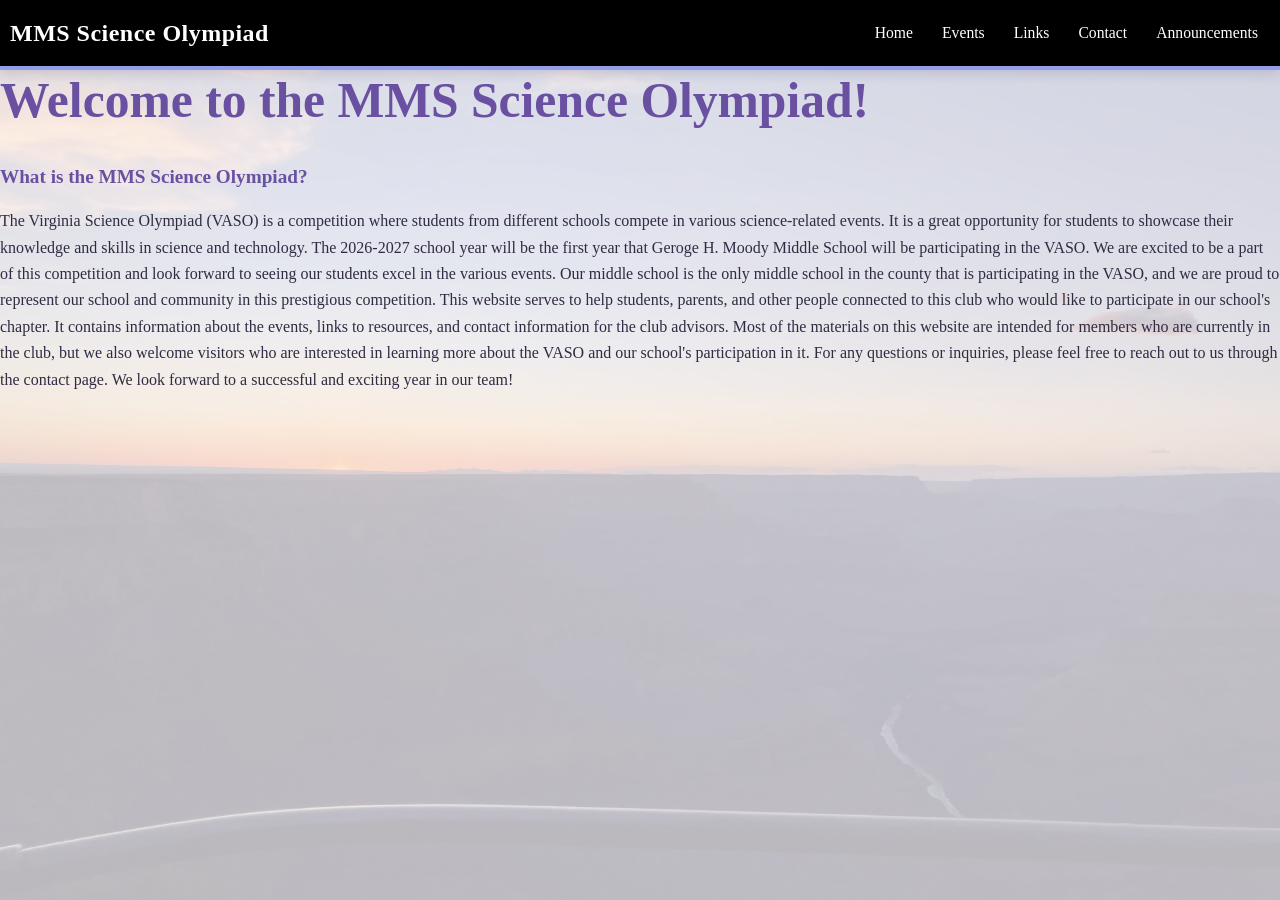
<file: index.html>
<!DOCTYPE html>
<html>
    <head>
        <title>MMS Science Olympiad</title>
        <link rel="icon" type="image/x-icon" href="scienceolympiadvasologo.png">
        <link rel="stylesheet" type="text/css" href="styles.css">
        <meta name="viewport" content="width=device-width, initial-scale=1.0">
    </head>
    <body>
        
        <header class="header">
            <h1 class="logo">MMS Science Olympiad</h1>
            <nav>
                <a href="index.html">Home</a>
                <a href="events.html">Events</a>
                <a href="links.html">Links</a>
                <a href="contact.html">Contact</a>
                <a href="announcements.html">Announcements</a>
            </nav>
        </header>
        <h1>Welcome to the MMS Science Olympiad!</h1>
        <h3>What is the MMS Science Olympiad?</h3>
        <p>The Virginia Science Olympiad (VASO) is a competition where students from different schools compete in various science-related events. It is a great opportunity for students to showcase their knowledge and skills in science and technology.
            The 2026-2027 school year will be the first year that Geroge H. Moody Middle School will be participating in the VASO. We are excited to be a part of this competition and look forward to seeing our students excel in the various events.
            Our middle school is the only middle school in the county that is participating in the VASO, and we are proud to represent our school and community in this prestigious competition.
            This website serves to help students, parents, and other people connected to this club who would like to participate in our school's chapter. It contains information about the events, links to resources, and contact information for the club advisors.
            Most of the materials on this website are intended for members who are currently in the club, but we also welcome visitors who are interested in learning more about the VASO and our school's participation in it. For any questions or inquiries, please feel free to reach out to us through the contact page. We look forward to a successful and exciting year in our team!
        </p>
    </body>
</html>
</file>
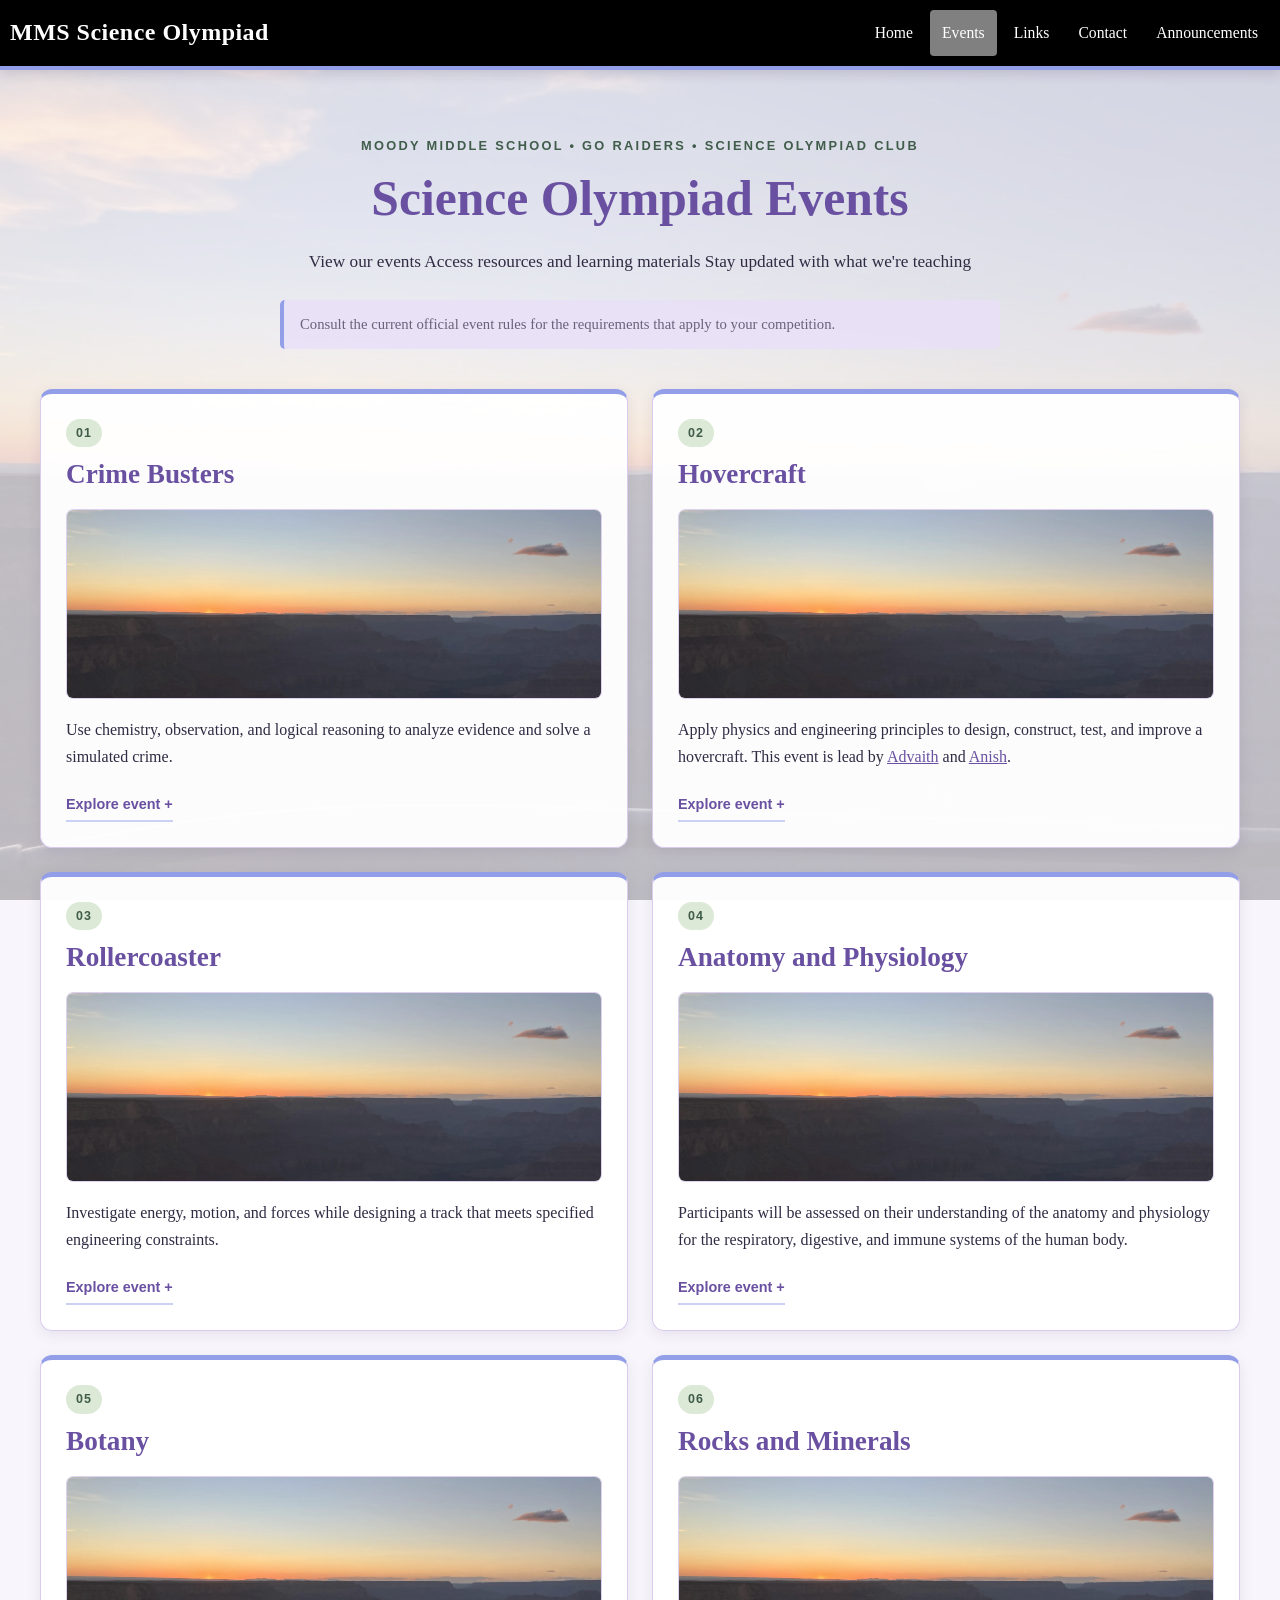
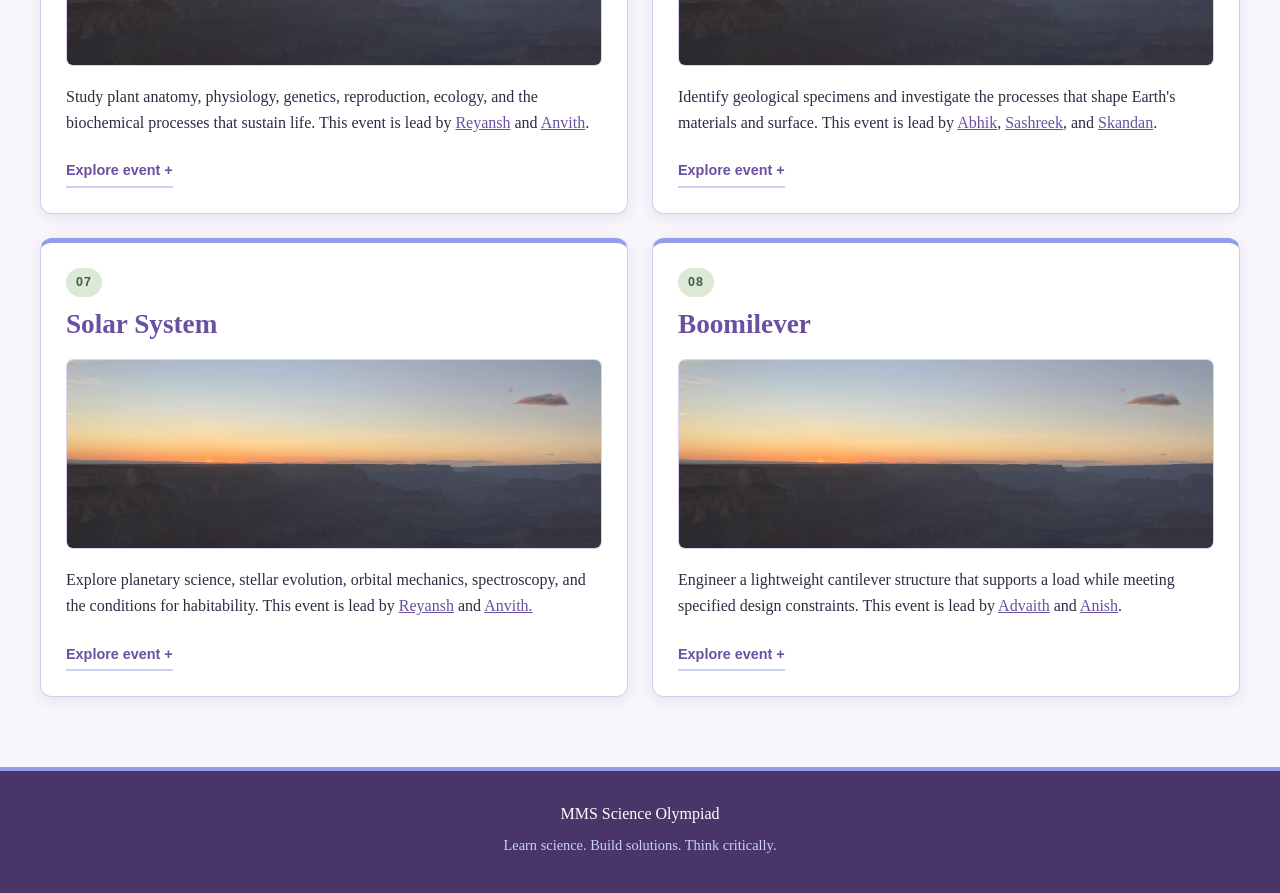
<file: events.html>
<!DOCTYPE html>
<html lang="en">
<head>
    <meta charset="UTF-8">
    <meta name="viewport" content="width=device-width, initial-scale=1.0">

    <title>Events | MMS Science Olympiad</title>

    <link rel="icon" type="image/x-icon" href="scienceolympiadvasologo.png">
    <link rel="stylesheet" href="styles.css">
</head>

<body>
    <!-- ==================== SITE HEADER ==================== -->
    <header class="header">
        <a class="logo" href="index.html">MMS Science Olympiad</a>

        <nav aria-label="Main navigation">
            <a href="index.html">Home</a>
            <a href="events.html" aria-current="page">Events</a>
            <a href="links.html">Links</a>
            <a href="contact.html">Contact</a>
            <a href="announcements.html">Announcements</a>
        </nav>
    </header>

    <main>
        <!-- ==================== PAGE INTRODUCTION ==================== -->
        <section class="page-intro">
            <p class="eyebrow">MOODY MIDDLE SCHOOL • GO RAIDERS • SCIENCE OLYMPIAD CLUB</p>
            <h1>Science Olympiad Events</h1>

            <p>
                View our events
                Access resources and learning materials
                Stay updated with what we're teaching
            </p>

            <p class="intro-note">
                Consult the current official event rules for the requirements
                that apply to your competition.
            </p>
        </section>

        <!-- ==================== EVENT GRID ==================== -->
        <section class="events-grid" aria-label="Science Olympiad events">

            <!-- ==================================================
                 EVENT 1: CRIME BUSTERS
                 Edit the title, summary, image, and topic list here.
                 ================================================== -->
            <article class="event-box"
                     tabindex="0"
                     role="button"
                     aria-expanded="false"
                     aria-label="Explore Crime Busters"
                     onclick="toggleEvent(this)"
                     onkeydown="handleEventKey(event, this)">

                <span class="event-number">01</span>
                <h2>Crime Busters</h2>

                <img
                    class="image-placeholder"
                    src="az_background.jpeg"
                    alt="Crime Busters event image placeholder"
                    loading="lazy"
                    onclick="event.stopPropagation()"
                >

                <p class="event-summary">
                    Use chemistry, observation, and logical reasoning to
                    analyze evidence and solve a simulated crime.
                </p>

                <span class="expand-label">Explore event +</span>

                <div class="event-details" onclick="event.stopPropagation()">
                    <div class="event-slot">
                        <h3>Physical Evidence</h3>
                        <ul>
                            <li>Identify and compare unknown materials</li>
                            <li>Identify genetic markers, fibers, and more</li>
                            <li>Use solubility, color, and reactions as evidence</li>
                            <li>Reactivity Series, Magnetism, and other tests</li>
                        </ul>
                    </div>

                    <div class="event-slot">
                        <h3>Chromatography</h3>
                        <ul>
                            <li>Understand paper chromatography.</li>
                            <li>Separate mixtures into their components.</li>
                            <li>Compare pigment and ink patterns.</li>
                            <li>Interpret chromatograms</li>
                        </ul>
                    </div>

                    <div class="event-slot">
                        <h3>Forensic Analysis</h3>
                        <ul>
                            <li>Compare fingerprints, hair, and dna</li>
                            <li>Examine hair, fibers, and other provided evidence.</li>
                            <li>Record observations systematically.</li>
                            <li>Use evidence to support or eliminate hypotheses.</li>
                        </ul>
                    </div>

                    <div class="event-slot">
                        <h3>Scientific Reasoning</h3>
                        <ul>
                            <li>Distinguish observations from inferences.</li>
                            <li>Use comparison charts and reference tables.</li>
                            <li>Evaluate evidence without jumping to conclusions.</li>
                            <li>Build a conclusion supported by multiple clues.</li>
                        </ul>
                    </div>
                </div>
            </article>


            <!-- ==================================================
                 EVENT 2: HOVERCRAFT
                 ================================================== -->
            <article class="event-box"
                     tabindex="0"
                     role="button"
                     aria-expanded="false"
                     aria-label="Explore Hovercraft"
                     onclick="toggleEvent(this)"
                     onkeydown="handleEventKey(event, this)">

                <span class="event-number">02</span>
                <h2>Hovercraft</h2>

                <img
                    class="image-placeholder"
                    src="az_background.jpeg"
                    alt="Hovercraft event image placeholder"
                    loading="lazy"
                    onclick="event.stopPropagation()"
                >

                <p class="event-summary">
                    Apply physics and engineering principles to design,
                    construct, test, and improve a hovercraft. This event is lead by <a href="mailto:hcps-satisha1@henricostudents.org">Advaith</a> and <a href="mailto:hcps-madipadar@henricostudents.org">Anish</a>.
                </p>

                <span class="expand-label">Explore event +</span>

                <div class="event-details" onclick="event.stopPropagation()">
                    <div class="event-slot">
                        <h3>Forces and Motion</h3>
                        <ul>
                            <li>Newton's laws of motion.</li>
                            <li>Force, mass, acceleration, and momentum.</li>
                            <li>Friction and resistance.</li>
                            <li>How forces affect acceleration and stopping.</li>
                        </ul>
                    </div>

                    <div class="event-slot">
                        <h3>Air Pressure and Lift</h3>
                        <ul>
                            <li>Air cushions and pressure differences.</li>
                            <li>Lift and the reduction of surface friction.</li>
                            <li>Airflow, leakage, and skirt design.</li>
                            <li>How fan placement affects performance.</li>
                        </ul>
                    </div>

                    <div class="event-slot">
                        <h3>Electrical and Mechanical Systems</h3>
                        <ul>
                            <li>Motors, fans, and propellers.</li>
                            <li>Battery voltage and electrical power.</li>
                            <li>Mass distribution and structural stability.</li>
                            <li>Safe construction and component mounting.</li>
                        </ul>
                    </div>

                    <div class="event-slot">
                        <h3>Testing and Optimization</h3>
                        <ul>
                            <li>Design controlled performance tests.</li>
                            <li>Measure speed, travel distance, or other specified metrics.</li>
                            <li>Change one variable at a time.</li>
                            <li>Use repeated trials to compare designs.</li>
                            <li>Document improvements and design trade-offs.</li>
                        </ul>
                    </div>
                </div>
            </article>


            <!-- ==================================================
                 EVENT 3: ROLLERCOASTER
                 ================================================== -->
            <article class="event-box"
                     tabindex="0"
                     role="button"
                     aria-expanded="false"
                     aria-label="Explore Rollercoaster"
                     onclick="toggleEvent(this)"
                     onkeydown="handleEventKey(event, this)">

                <span class="event-number">03</span>
                <h2>Rollercoaster</h2>

                <img
                    class="image-placeholder"
                    src="az_background.jpeg"
                    alt="Rollercoaster event image placeholder"
                    loading="lazy"
                    onclick="event.stopPropagation()"
                >

                <p class="event-summary">
                    Investigate energy, motion, and forces while designing
                    a track that meets specified engineering constraints.
                </p>

                <span class="expand-label">Explore event +</span>

                <div class="event-details" onclick="event.stopPropagation()">
                    <div class="event-slot">
                        <h3>Energy</h3>
                        <ul>
                            <li>Gravitational potential energy.</li>
                            <li>Kinetic energy.</li>
                            <li>Conservation of mechanical energy.</li>
                            <li>Energy conversion and energy loss.</li>
                            <li>How starting height affects motion.</li>
                        </ul>
                    </div>

                    <div class="event-slot">
                        <h3>Motion and Forces</h3>
                        <ul>
                            <li>Speed, velocity, and acceleration.</li>
                            <li>Newton's laws of motion.</li>
                            <li>Gravity, friction, and normal force.</li>
                            <li>Centripetal acceleration on curved tracks.</li>
                            <li>How curves and slopes affect a moving object.</li>
                        </ul>
                    </div>

                    <div class="event-slot">
                        <h3>Engineering and Construction</h3>
                        <ul>
                            <li>Track geometry and slope design.</li>
                            <li>Structural stability and material selection.</li>
                            <li>Transitions between straight and curved sections.</li>
                            <li>Design constraints and dimensional requirements.</li>
                        </ul>
                    </div>

                    <div class="event-slot">
                        <h3>Measurement and Improvement</h3>
                        <ul>
                            <li>Measure travel time and distance.</li>
                            <li>Calculate speed from measured data.</li>
                            <li>Identify causes of inconsistent trials.</li>
                            <li>Compare predictions with observed performance.</li>
                            <li>Improve the design using test results.</li>
                        </ul>
                    </div>
                </div>
            </article>


            <!-- ==================================================
                 EVENT 4: DISEASE DETECTIVES
                 ================================================== -->
            <article class="event-box"
                     tabindex="0"
                     role="button"
                     aria-expanded="false"
                     aria-label="Explore Disease Detectives"
                     onclick="toggleEvent(this)"
                     onkeydown="handleEventKey(event, this)">

                <span class="event-number">04</span>
                <h2>Anatomy and Physiology</h2>

                <img
                    class="image-placeholder"
                    src="az_background.jpeg"
                    alt="Anatomty and Physiology event image placeholder"
                    loading="lazy"
                    onclick="event.stopPropagation()"
                >

                <p class="event-summary">
                  Participants will be assessed on their understanding of the anatomy and physiology for the respiratory, digestive, and immune systems of the human body.
                </p>

                <span class="expand-label">Explore event +</span>

<div class="event-details" onclick="event.stopPropagation()">
    <div class="event-slot">
        <h3>Integumentary and Skeletal Systems</h3>
        <ul>
            <li>Skin structure, layers, and functions.</li>
            <li>Bone anatomy, types, and functions.</li>
            <li>Axial and appendicular skeleton.</li>
            <li>Joints, cartilage, ligaments, and tendons.</li>
            <li>Bone growth, remodeling, and fracture repair.</li>
        </ul>
    </div>

    <div class="event-slot">
        <h3>Muscular and Nervous Systems</h3>
        <ul>
            <li>Skeletal, smooth, and cardiac muscle tissue.</li>
            <li>Muscle contraction and major muscle groups.</li>
            <li>Neuron structure and nerve impulse transmission.</li>
            <li>Central and peripheral nervous systems.</li>
            <li>Brain regions, spinal cord, and reflexes.</li>
        </ul>
    </div>

    <div class="event-slot">
        <h3>Circulatory and Respiratory Systems</h3>
        <ul>
            <li>Heart anatomy, cardiac cycle, and blood flow.</li>
            <li>Blood components and their functions.</li>
            <li>Blood vessels and systemic versus pulmonary circulation.</li>
            <li>Lung anatomy, gas exchange, and ventilation.</li>
            <li>Oxygen and carbon dioxide transport.</li>
        </ul>
    </div>

    <div class="event-slot">
        <h3>Digestive, Excretory, and Endocrine Systems</h3>
        <ul>
            <li>Digestive tract organs, enzymes, and nutrient absorption.</li>
            <li>Kidney anatomy, nephron function, and urine formation.</li>
            <li>Water balance, electrolytes, and homeostasis.</li>
            <li>Major endocrine glands and their hormones.</li>
            <li>Hormonal feedback loops and regulation of body functions.</li>
        </ul>
    </div>
</div>
</article>


            <!-- ==================================================
                 EVENT 5: BOTANY
                 ================================================== -->
            <article class="event-box"
                     tabindex="0"
                     role="button"
                     aria-expanded="false"
                     aria-label="Explore Botany"
                     onclick="toggleEvent(this)"
                     onkeydown="handleEventKey(event, this)">

                <span class="event-number">05</span>
                <h2>Botany</h2>

                <img
                    class="image-placeholder"
                    src="az_background.jpeg"
                    alt="Botany event image placeholder"
                    loading="lazy"
                    onclick="event.stopPropagation()"
                >

                <p class="event-summary">
                    Study plant anatomy, physiology, genetics, reproduction,
                    ecology, and the biochemical processes that sustain life. This event is lead by <a href="mailto:hcps-choudhark@henricostudents.org">Reyansh</a> and <a href="mailto:hcps-kamatalan@henricostudents.org">Anvith</a>.
                </p>

                <span class="expand-label">Explore event +</span>

                <div class="event-details" onclick="event.stopPropagation()">
                    <div class="event-slot">
                        <h3>Plant Structure</h3>
                        <ul>
                            <li>Roots, stems, leaves, flowers, fruits, and seeds.</li>
                            <li>Xylem and phloem.</li>
                            <li>Meristems and plant growth.</li>
                            <li>Stomata, guard cells, and gas exchange.</li>
                            <li>Plant cells, chloroplasts, and organelles.</li>
                        </ul>
                    </div>

                    <div class="event-slot">
                        <h3>Photosynthesis</h3>
                        <ul>
                            <li>Light-dependent reactions.</li>
                            <li>Thylakoid membranes and photosystems.</li>
                            <li>Photolysis and electron transport.</li>
                            <li>ATP and NADPH production.</li>
                            <li>Calvin cycle, carbon fixation, and glucose synthesis.</li>
                            <li>Limiting factors such as light, temperature, and CO₂.</li>
                        </ul>
                    </div>

                    <div class="event-slot">
                        <h3>Cellular Respiration and ATP</h3>
                        <ul>
                            <li>Glycolysis and pyruvate oxidation.</li>
                            <li>Krebs cycle, also called the citric acid cycle.</li>
                            <li>Electron transport chain.</li>
                            <li>Proton gradients and chemiosmosis.</li>
                            <li>ATP synthase and oxidative phosphorylation.</li>
                            <li>Fermentation and energy yield.</li>
                        </ul>
                    </div>

                    <div class="event-slot">
                        <h3>Water, Minerals, and Nutrients</h3>
                        <ul>
                            <li>Osmosis, diffusion, and water potential.</li>
                            <li>Transpiration and cohesion-tension theory.</li>
                            <li>Water transport through xylem.</li>
                            <li>Phloem translocation and source-sink relationships.</li>
                            <li>Essential mineral nutrients, including nitrogen and phosphorus.</li>
                            <li>Plant-microbe relationships and nitrogen fixation.</li>
                        </ul>
                    </div>

                    <div class="event-slot">
                        <h3>Genetics and Reproduction</h3>
                        <ul>
                            <li>DNA, genes, chromosomes, and inheritance.</li>
                            <li>Mitosis and meiosis.</li>
                            <li>Pollination, fertilization, and seed development.</li>
                            <li>Sexual and asexual reproduction.</li>
                            <li>Plant life cycles and alternation of generations.</li>
                        </ul>
                    </div>

                    <div class="event-slot">
                        <h3>Ecology and Plant Adaptation</h3>
                        <ul>
                            <li>Food webs, energy flow, and nutrient cycles.</li>
                            <li>Competition, mutualism, and parasitism.</li>
                            <li>Plant responses to environmental conditions.</li>
                            <li>Adaptations to drought, shade, and salinity.</li>
                            <li>Population dynamics and ecosystem change.</li>
                        </ul>
                    </div>
                </div>
            </article>


            <!-- ==================================================
                 EVENT 6: ROCKS AND MINERALS
                 ================================================== -->
            <article class="event-box"
                     tabindex="0"
                     role="button"
                     aria-expanded="false"
                     aria-label="Explore Rocks and Minerals"
                     onclick="toggleEvent(this)"
                     onkeydown="handleEventKey(event, this)">

                <span class="event-number">06</span>
                <h2>Rocks and Minerals</h2>

                <img
                    class="image-placeholder"
                    src="az_background.jpeg"
                    alt="Rocks and Minerals event image placeholder"
                    loading="lazy"
                    onclick="event.stopPropagation()"
                >

                <p class="event-summary">
                    Identify geological specimens and investigate the
                    processes that shape Earth's materials and surface. This event is lead by <a href="mailto:hcps-adharya1@henricostudents.org">Abhik</a>, <a href="mailto:hcps-nannapust@henricostudents.org">Sashreek</a>, and <a href="mailto:hcps-mukkas@henricostudents.org">Skandan</a>.
                </p>

                <span class="expand-label">Explore event +</span>

                <div class="event-details" onclick="event.stopPropagation()">
                    <div class="event-slot">
                        <h3>Mineral Identification</h3>
                        <ul>
                            <li>Color, streak, luster, and transparency.</li>
                            <li>Hardness and the Mohs scale.</li>
                            <li>Cleavage, fracture, and crystal form.</li>
                            <li>Density, specific gravity, and magnetism.</li>
                            <li>Acid reactions and other diagnostic properties.</li>
                        </ul>
                    </div>

                    <div class="event-slot">
                        <h3>Mineral Chemistry</h3>
                        <ul>
                            <li>Elements, compounds, and crystal structures.</li>
                            <li>Silicate and nonsilicate minerals.</li>
                            <li>Carbonates, oxides, sulfides, and sulfates.</li>
                            <li>How chemical composition affects physical properties.</li>
                            <li>Common mineral formulas and identifying characteristics.</li>
                        </ul>
                    </div>

                    <div class="event-slot">
                        <h3>Rock Types and the Rock Cycle</h3>
                        <ul>
                            <li>Igneous rocks and magma cooling.</li>
                            <li>Sedimentary rocks and lithification.</li>
                            <li>Metamorphic rocks, heat, and pressure.</li>
                            <li>Texture, grain size, and mineral composition.</li>
                            <li>Processes connecting the three rock groups.</li>
                        </ul>
                    </div>

                    <div class="event-slot">
                        <h3>Geologic Processes</h3>
                        <ul>
                            <li>Plate tectonics and the formation of rocks.</li>
                            <li>Weathering, erosion, and deposition.</li>
                            <li>Fossils and relative dating.</li>
                            <li>Geologic time and Earth's history.</li>
                            <li>How to use identification keys and reference charts.</li>
                        </ul>
                    </div>
                </div>
            </article>


            <!-- ==================================================
                 EVENT 7: SOLAR SYSTEM
                 ================================================== -->
            <article class="event-box"
                     tabindex="0"
                     role="button"
                     aria-expanded="false"
                     aria-label="Explore Solar System"
                     onclick="toggleEvent(this)"
                     onkeydown="handleEventKey(event, this)">

                <span class="event-number">07</span>
                <h2>Solar System</h2>

                <img
                    class="image-placeholder"
                    src="az_background.jpeg"
                    alt="Solar System event image placeholder"
                    loading="lazy"
                    onclick="event.stopPropagation()"
                >

                <p class="event-summary">
                    Explore planetary science, stellar evolution, orbital
                    mechanics, spectroscopy, and the conditions for habitability. This event is lead by <a href="mailto:hcps-choudhark@henricostudents.org">Reyansh</a> and <a href="mailto:hcps-kamatalan@henricostudents.org">Anvith.</a>
                </p>

                <span class="expand-label">Explore event +</span>

                <div class="event-details" onclick="event.stopPropagation()">
                    <div class="event-slot">
                        <h3>Beginning of the Universe</h3>
                        <ul>
                            <li>The Big Bang model and expansion of the universe.</li>
                            <li>Cosmic background radiation and early elements.</li>
                            <li>Formation of galaxies and large-scale structure.</li>
                            <li>Evidence used to study the age of the universe.</li>
                        </ul>
                    </div>

                    <div class="event-slot">
                        <h3>Star Formation and Evolution</h3>
                        <ul>
                            <li>Nebulae, protostars, and gravitational collapse.</li>
                            <li>Nuclear fusion and stellar equilibrium.</li>
                            <li>Main-sequence stars and the Hertzsprung-Russell diagram.</li>
                            <li>Red giants, white dwarfs, neutron stars, and black holes.</li>
                            <li>How stellar mass affects stellar evolution.</li>
                        </ul>
                    </div>

                    <div class="event-slot">
                        <h3>Earth's History and Planet Formation</h3>
                        <ul>
                            <li>The solar nebula and accretion.</li>
                            <li>Planetary differentiation and internal structure.</li>
                            <li>Earth's geologic history and major transitions.</li>
                            <li>Impact cratering and surface modification.</li>
                            <li>Comparing terrestrial planets and gas or ice giants.</li>
                        </ul>
                    </div>

                    <div class="event-slot">
                        <h3>Spectroscopy and Composition</h3>
                        <ul>
                            <li>Electromagnetic radiation and the spectrum.</li>
                            <li>Emission and absorption spectra.</li>
                            <li>Using spectral lines to identify elements.</li>
                            <li>Inferring atmospheric and surface composition.</li>
                            <li>Temperature, luminosity, and wavelength relationships.</li>
                        </ul>
                    </div>

                    <div class="event-slot">
                        <h3>Orbits and Exoplanets</h3>
                        <ul>
                            <li>Kepler's three laws of planetary motion.</li>
                            <li>Orbital period, semimajor axis, and eccentricity.</li>
                            <li>Gravity and orbital dynamics.</li>
                            <li>Transit and radial-velocity detection methods.</li>
                            <li>Interpreting exoplanet data and measurement uncertainty.</li>
                        </ul>
                    </div>

                    <div class="event-slot">
                        <h3>Planetary Habitability</h3>
                        <ul>
                            <li>Habitable zones and stellar luminosity.</li>
                            <li>Atmospheric composition and greenhouse effects.</li>
                            <li>Liquid water, pressure, and temperature.</li>
                            <li>Planetary mass, gravity, and atmospheric retention.</li>
                            <li>Magnetic fields, radiation, and stellar activity.</li>
                            <li>Using multiple lines of evidence to evaluate habitability.</li>
                        </ul>
                    </div>

                    <div class="event-slot">
                        <h3>Data Analysis and Estimation</h3>
                        <ul>
                            <li>Read plots, tables, and planetary data.</li>
                            <li>Compare planets using consistent criteria.</li>
                            <li>Estimate unknown quantities from given evidence.</li>
                            <li>Evaluate uncertainty and competing explanations.</li>
                            <li>Use permitted reference materials and technology when rules allow.</li>
                        </ul>
                    </div>
                </div>
            </article>


            <!-- ==================================================
                 EVENT 8: BOOMILEVER
                 ================================================== -->
            <article class="event-box"
                     tabindex="0"
                     role="button"
                     aria-expanded="false"
                     aria-label="Explore Boomilever"
                     onclick="toggleEvent(this)"
                     onkeydown="handleEventKey(event, this)">

                <span class="event-number">08</span>
                <h2>Boomilever</h2>

                <img
                    class="image-placeholder"
                    src="az_background.jpeg"
                    alt="Boomilever event image placeholder"
                    loading="lazy"
                    onclick="event.stopPropagation()"
                >

                <p class="event-summary">
                    Engineer a lightweight cantilever structure that supports
                    a load while meeting specified design constraints. This event is lead by <a href="mailto:hcps-satisha1@henricostudents.org">Advaith</a> and <a href="mailto:hcps-madipadar@henricostudents.org">Anish</a>.
                </p>

                <span class="expand-label">Explore event +</span>

                <div class="event-details" onclick="event.stopPropagation()">
                    <div class="event-slot">
                        <h3>Structural Forces</h3>
                        <ul>
                            <li>Tension and compression.</li>
                            <li>Shear forces and bending moments.</li>
                            <li>Torque and equilibrium.</li>
                            <li>Load distribution and reaction forces.</li>
                            <li>How geometry changes structural performance.</li>
                        </ul>
                    </div>

                    <div class="event-slot">
                        <h3>Structural Design</h3>
                        <ul>
                            <li>Cantilever behavior and support conditions.</li>
                            <li>Triangles, trusses, and bracing.</li>
                            <li>Member length, orientation, and placement.</li>
                            <li>Joint design and connection strength.</li>
                            <li>Material efficiency and structural stability.</li>
                        </ul>
                    </div>

                    <div class="event-slot">
                        <h3>Failure and Material Properties</h3>
                        <ul>
                            <li>Buckling under compression.</li>
                            <li>Fracture under tension.</li>
                            <li>Joint failure and local deformation.</li>
                            <li>Strength-to-weight ratio.</li>
                            <li>How material choice affects performance.</li>
                        </ul>
                    </div>

                    <div class="event-slot">
                        <h3>Testing and Optimization</h3>
                        <ul>
                            <li>Measure structural mass and supported load.</li>
                            <li>Calculate load-to-mass performance when applicable.</li>
                            <li>Identify weak points after testing.</li>
                            <li>Use controlled iterations to improve the design.</li>
                            <li>Follow event-specific dimensions and construction rules.</li>
                        </ul>
                    </div>
                </div>
            </article>

        </section>
    </main>

    <!-- ==================== FOOTER ==================== -->
    <footer class="footer">
        <p>MMS Science Olympiad</p>
        <p class="footer-note">
            Learn science. Build solutions. Think critically.
        </p>
    </footer>

    <!-- ==================== EVENT INTERACTION ==================== -->
    <script>
        /*
         * Opens one event at a time.
         * Edit the event text in the HTML above, not in this script.
         */
        function toggleEvent(selectedBox) {
            const wasExpanded =
                selectedBox.classList.contains("expanded");

            document.querySelectorAll(".event-box").forEach(box => {
                box.classList.remove("expanded");
                box.setAttribute("aria-expanded", "false");

                const label = box.querySelector(".expand-label");

                if (label) {
                    label.textContent = "Explore event +";
                }
            });

            if (!wasExpanded) {
                selectedBox.classList.add("expanded");
                selectedBox.setAttribute("aria-expanded", "true");

                const label = selectedBox.querySelector(".expand-label");

                if (label) {
                    label.textContent = "Close event −";
                }

                selectedBox.scrollIntoView({
                    behavior: "smooth",
                    block: "start"
                });
            }
        }

        /*
         * Allows keyboard users to open and close events with
         * Enter or Space.
         */
        function handleEventKey(event, box) {
            if (event.target !== box) {
                return;
            }

            if (event.key === "Enter" || event.key === " ") {
                event.preventDefault();
                toggleEvent(box);
            }
        }
    </script>
</body>
</html>
</file>
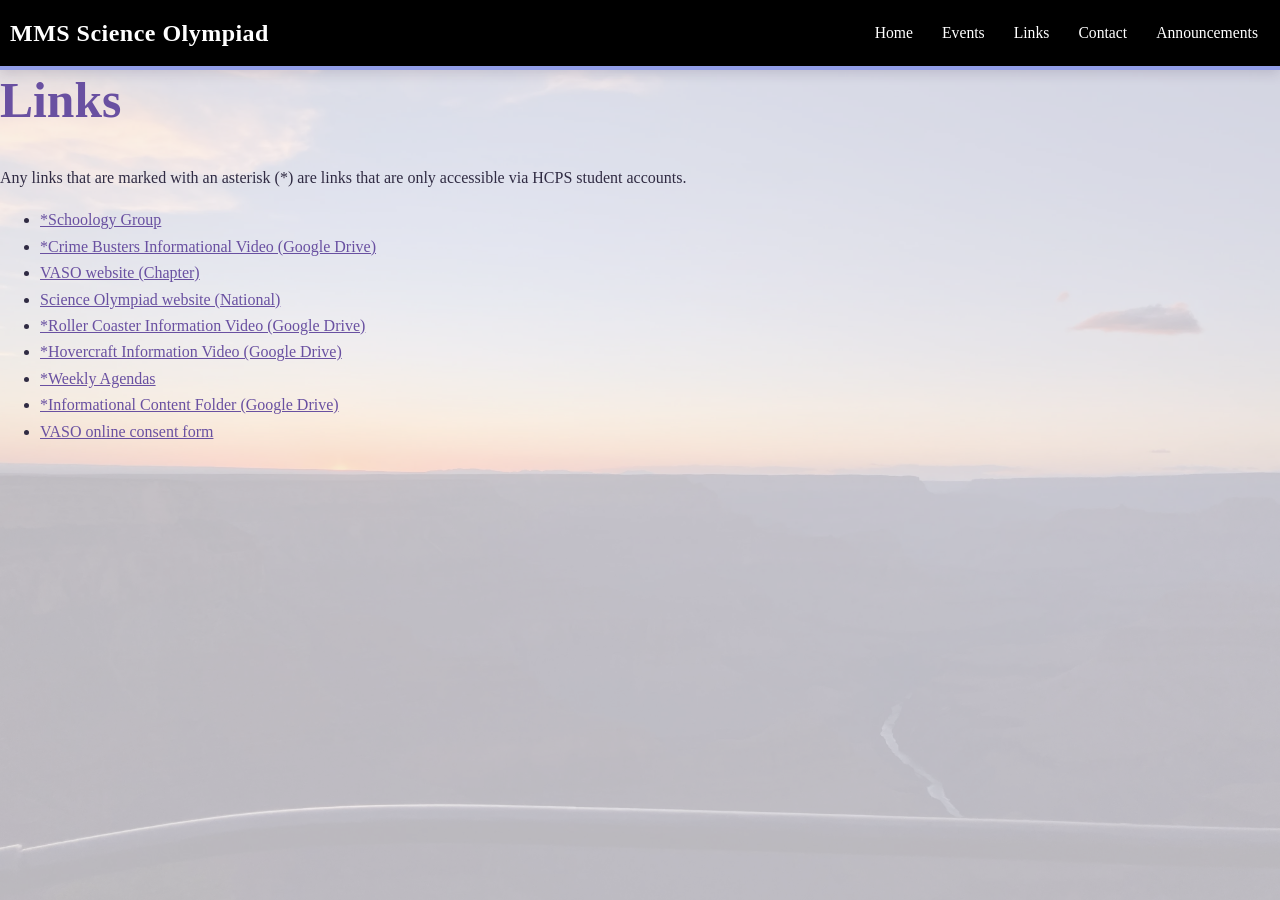
<file: links.html>
<!DOCTYPE html>
<html>
    <head>
        <title>MMS Science Olympiad</title>
        <link rel="icon" type="image/x-icon" href="scienceolympiadvasologo.png">
        <link rel="stylesheet" type="text/css" href="styles.css">
        <meta name="viewport" content="width=device-width, initial-scale=1.0">
    </head>
    <body>
        
        <header class="header">
            <h1 class="logo">MMS Science Olympiad</h1>
            <nav>
                <a href="index.html">Home</a>
                <a href="events.html">Events</a>
                <a href="links.html">Links</a>
                <a href="contact.html">Contact</a>
                <a href="announcements.html">Announcements</a>
            </nav>
        </header>
        <h1>Links</h1>
        <p>Any links that are marked with an asterisk (*) are links that are only accessible via HCPS student accounts.</p>
        <ul>
            <li><a href="https://henrico.schoology.com/group/4811936223" target="_blank">*Schoology Group</a></li>
            <li><a href="https://drive.google.com/file/d/1_zx1PezAzzij7CkP8cH-IM96Ld2NO9AQ/view?usp=sharing" target="_blank">*Crime Busters Informational Video (Google Drive)</a></li>
            <li><a href="https://www.virginiaso.org" target="_blank">VASO website (Chapter)</a></li>
            <li><a href="https://www.soinc.org" target="_blank">Science Olympiad website (National)</a></li>
            <li><a href="https://drive.google.com/file/d/1b2UcRBj5pSJoWALJbUqLuQK3oS60aJQ5/view?usp=sharing" target="_blank">*Roller Coaster Information Video (Google Drive)</a></li>
            <li><a href="https://drive.google.com/file/d/1s7qA5-4TfUekGZeYpmraPRHyZnvdpMkY/view?usp=sharing" target="_blank">*Hovercraft Information Video (Google Drive)</a></li>
            <li><a href="https://docs.google.com/presentation/d/1o1farkPXP56Z-yRBrRLZ9Rolt29P7tJW_7NRdmAJVpU/edit?usp=sharing" target="_blank">*Weekly Agendas</a></li>
            <li><a href="https://drive.google.com/drive/folders/13XH36lkVrZhi3zVIXg3Jzx-WyWUYxAKO?usp=sharing" target="_blank">*Informational Content Folder (Google Drive)</a></li>
            <li><a href="https://www.virginiaso.org/div-bc-forms" target="_blank">VASO online consent form</a></li>
        </ul>
    </body>
</html>
</file>
<file: styles.css>
/* ============================================================
   MMS SCIENCE OLYMPIAD WEBSITE
   Theme: Violet, Periwinkle, Lavender, and Sage Green

   QUICK EDITING:
   1. Change the colors in :root.
   2. Change the background image and opacity in :root.
   3. Change event image height in :root.
   4. Edit page text in events.html.
   ============================================================ */


/* ============================================================
   1. EASY-TO-EDIT SETTINGS
   ============================================================ */

:root {
    /* ---------- BACKGROUND IMAGE ---------- */

    --background-image: url("az_background.jpeg");

    /* 0 = invisible, 1 = fully opaque */
    --background-image-opacity: 0.25;

    /* right center = right-aligned and vertically centered */
    --background-image-position: right center;

    /* ---------- EVENT IMAGES ---------- */

    --event-image-opacity: 0.88;
    --event-image-hover-opacity: 1;
    --event-image-height: 190px;

    /* ---------- THEME COLORS ---------- */

    --violet: #6950a1;
    --deep-violet: #493568;

    --periwinkle: #929ee8;
    --light-periwinkle: #cbd0f5;

    --lavender: #e9e1f7;
    --pale-lavender: #f2edfa;

    --sage: #a9c5a0;
    --light-sage: #dce9d6;
    --forest: #405c4a;

    /* ---------- PAGE COLORS ---------- */

    --page-background: #f8f6fc;
    --card-background: rgba(255, 255, 255, 0.95);
    --expanded-background: rgba(248, 246, 252, 0.98);

    --text-color: #302b43;
    --muted-text: #69627a;
    --white: #ffffff;

    --border-color: #d9cbed;

    /* ---------- LAYOUT ---------- */

    --page-max-width: 1200px;
    --page-padding: 28px;
    --card-radius: 12px;

    /* ---------- ANIMATION ---------- */

    --transition-speed: 0.25s;
}


/* ============================================================
   2. GENERAL PAGE STYLING
   ============================================================ */

* {
    box-sizing: border-box;
}

html {
    scroll-behavior: smooth;
    scroll-padding-top: 25px;
}

body {
    position: relative;
    isolation: isolate;

    min-height: 100vh;
    margin: 0;

    background-color: var(--page-background);
    color: var(--text-color);

    font-family: Georgia, "Times New Roman", serif;
    font-size: 16px;
    line-height: 1.65;
}

/*
   The image is a separate layer behind the page.
   Its opacity does not fade the text or event cards.
*/
body::before {
    content: "";

    position: fixed;
    inset: 0;

    z-index: -1;
    pointer-events: none;

    background-image: var(--background-image);
    background-position: var(--background-image-position);
    background-repeat: no-repeat;
    background-size: cover;

    opacity: var(--background-image-opacity);
}


/* ============================================================
   3. HEADINGS AND TEXT
   ============================================================ */

h1,
h2,
h3 {
    margin-top: 0;
    color: var(--violet);
    line-height: 1.25;
}

h1 {
    font-size: clamp(2rem, 4vw, 3.1rem);
}

h2 {
    font-size: 1.7rem;
}

h3 {
    font-size: 1.2rem;
}

p {
    margin-top: 0;
}

a {
    color: var(--violet);
    transition:
        color var(--transition-speed) ease,
        background-color var(--transition-speed) ease;
}

a:hover {
    color: var(--deep-violet);
}

::selection {
    background-color: var(--light-periwinkle);
    color: var(--text-color);
}


/* ============================================================
   4. HEADER AND NAVIGATION
   ============================================================ */

.header {
    display: flex;
    justify-content: space-between;
    align-items: center;
    flex-wrap: wrap;

    gap: 18px;

    padding: 18px 5%;

    background-color: var(--deep-violet);
    color: var(--white);

    border-bottom: 4px solid var(--periwinkle);
    box-shadow: 0 3px 12px rgba(45, 31, 69, 0.16);
}

.logo {
    color: var(--white);
    text-decoration: none;

    font-size: clamp(1.25rem, 2.5vw, 1.8rem);
    font-weight: bold;
    letter-spacing: 0.02em;
}

.logo:hover {
    color: var(--light-periwinkle);
}

.header nav {
    display: flex;
    align-items: center;
    justify-content: center;
    flex-wrap: wrap;

    gap: 8px;
}

.header nav a {
    display: inline-block;

    padding: 8px 13px;

    border-radius: 7px;

    color: var(--white);
    text-decoration: none;
    font-size: 0.98rem;

    transition:
        background-color var(--transition-speed) ease,
        color var(--transition-speed) ease;
}

.header nav a:hover,
.header nav a[aria-current="page"] {
    background-color: var(--violet);
    color: var(--white);
}


/* ============================================================
   5. PAGE INTRODUCTION
   ============================================================ */

.page-intro {
    max-width: 850px;
    margin: 0 auto;

    padding: 65px 24px 40px;

    text-align: center;
}

.page-intro h1 {
    margin-bottom: 18px;
}

.page-intro > p:not(.eyebrow):not(.intro-note) {
    max-width: 700px;
    margin-right: auto;
    margin-left: auto;

    color: var(--text-color);
    font-size: 1.08rem;
}

.eyebrow {
    margin-bottom: 12px;

    color: var(--forest);

    font-family: Arial, sans-serif;
    font-size: 0.8rem;
    font-weight: bold;
    letter-spacing: 0.18em;
}

.intro-note {
    max-width: 720px;
    margin: 24px auto 0;

    padding: 12px 16px;

    background-color: rgba(233, 225, 247, 0.88);
    border-left: 4px solid var(--periwinkle);
    border-radius: 5px;

    color: var(--muted-text);
    font-size: 0.92rem;
    text-align: left;
}


/* ============================================================
   6. EVENT GRID
   ============================================================ */

.events-grid {
    display: grid;
    grid-template-columns: repeat(2, minmax(0, 1fr));

    align-items: stretch;
    gap: 24px;

    width: min(
        var(--page-max-width),
        calc(100% - 2 * var(--page-padding))
    );

    margin: 0 auto 70px;
}


/* ============================================================
   7. EVENT CARDS
   ============================================================ */

.event-box {
    position: relative;

    min-width: 0;
    padding: 25px;

    background-color: var(--card-background);

    border: 1px solid var(--border-color);
    border-top: 5px solid var(--periwinkle);
    border-radius: var(--card-radius);

    box-shadow: 0 4px 14px rgba(70, 52, 105, 0.10);

    cursor: pointer;

    transition:
        border-color var(--transition-speed) ease,
        box-shadow var(--transition-speed) ease,
        background-color var(--transition-speed) ease;
}

.event-box:hover {
    border-top-color: var(--violet);

    box-shadow: 0 7px 22px rgba(70, 52, 105, 0.16);
}

.event-box:focus-visible {
    outline: 3px solid var(--forest);
    outline-offset: 4px;
}

.event-number {
    display: inline-block;

    margin-bottom: 10px;
    padding: 4px 10px;

    background-color: var(--light-sage);
    border-radius: 20px;

    color: var(--forest);

    font-family: Arial, sans-serif;
    font-size: 0.78rem;
    font-weight: bold;
    letter-spacing: 0.08em;
}

.event-box > h2 {
    margin-bottom: 18px;
}

.event-summary {
    margin: 18px 0;

    color: var(--text-color);
    font-size: 1rem;
}

.expand-label {
    display: inline-block;

    margin-top: 5px;
    padding-bottom: 3px;

    border-bottom: 2px solid var(--light-periwinkle);

    color: var(--violet);

    font-family: Arial, sans-serif;
    font-size: 0.9rem;
    font-weight: bold;
}


/* ============================================================
   8. EVENT IMAGE PLACEHOLDERS
   ============================================================ */

.image-placeholder {
    display: block;

    width: 100%;
    height: var(--event-image-height);

    object-fit: cover;
    object-position: center;

    background-color: var(--lavender);
    border: 1px solid var(--border-color);
    border-radius: 7px;

    opacity: var(--event-image-opacity);

    transition:
        opacity var(--transition-speed) ease,
        border-color var(--transition-speed) ease;
}

.image-placeholder:hover {
    opacity: var(--event-image-hover-opacity);
    border-color: var(--periwinkle);
}


/* ============================================================
   9. EXPANDED EVENT LAYOUT
   ============================================================ */

/* Hide topic details until an event is opened. */
.event-details {
    display: none;
}

/* Make the selected event span the entire grid width. */
.events-grid .event-box.expanded {
    grid-column: 1 / -1;

    padding: 35px;

    background-color: var(--expanded-background);

    border-top: 5px solid var(--sage);

    box-shadow: 0 8px 28px rgba(70, 52, 105, 0.13);

    cursor: default;
}

/* Make the expanded event's topic sections a two-column grid. */
.events-grid .event-box.expanded .event-details {
    display: grid;

    grid-template-columns: repeat(2, minmax(0, 1fr));
    align-items: stretch;

    gap: 20px;

    margin-top: 30px;
}

/* Prevent long text from forcing columns beyond their width. */
.event-details > * {
    min-width: 0;
}


/* ============================================================
   10. TOPIC CARDS INSIDE EXPANDED EVENTS
   ============================================================ */

.event-slot {
    padding: 22px;

    background-color: var(--pale-lavender);

    border: 1px solid #e1d8ef;
    border-left: 5px solid var(--sage);
    border-radius: 8px;
}

.event-slot h3 {
    margin-bottom: 14px;

    color: var(--forest);
    font-size: 1.2rem;
}

.event-slot ul {
    margin: 0;
    padding-left: 22px;
}

.event-slot li {
    margin-bottom: 8px;
    padding-left: 2px;

    color: var(--text-color);
}

.event-slot li:last-child {
    margin-bottom: 0;
}

.event-slot li::marker {
    color: var(--violet);
}


/* ============================================================
   11. FOOTER
   ============================================================ */

.footer {
    padding: 30px 20px;

    background-color: var(--deep-violet);
    border-top: 4px solid var(--periwinkle);

    color: var(--white);
    text-align: center;
}

.footer p {
    margin-bottom: 6px;
}

.footer-note {
    color: var(--light-periwinkle);
    font-size: 0.9rem;
}


/* ============================================================
   12. RESPONSIVE DESIGN: TABLETS
   ============================================================ */

@media (max-width: 900px) {
    .events-grid {
        gap: 18px;
    }

    .event-box {
        padding: 20px;
    }

    .events-grid .event-box.expanded {
        padding: 25px;
    }

    .events-grid .event-box.expanded .event-details {
        gap: 15px;
    }

    .event-slot {
        padding: 18px;
    }
}


/* ============================================================
   13. RESPONSIVE DESIGN: MOBILE
   ============================================================ */

@media (max-width: 650px) {
    .header {
        flex-direction: column;
        align-items: center;

        padding: 18px 15px;
    }

    .header nav {
        width: 100%;
        gap: 5px;
    }

    .header nav a {
        padding: 8px 10px;
        font-size: 0.9rem;
    }

    .page-intro {
        padding: 42px 20px 28px;
    }

    .events-grid {
        grid-template-columns: minmax(0, 1fr);

        width: calc(100% - 30px);
        gap: 18px;

        margin-bottom: 45px;
    }

    .event-box {
        padding: 22px;
    }

    .events-grid .event-box.expanded {
        grid-column: 1;
        padding: 22px;
    }

    .events-grid .event-box.expanded .event-details {
        grid-template-columns: minmax(0, 1fr);
        gap: 15px;
    }

    .image-placeholder {
        height: 180px;
    }

    .event-slot {
        padding: 18px;
    }

    .footer {
        padding: 25px 15px;
    }
}


/* ============================================================
   14. REDUCED MOTION ACCESSIBILITY
   ============================================================ */

@media (prefers-reduced-motion: reduce) {
    html {
        scroll-behavior: auto;
    }

    *,
    *::before,
    *::after {
        transition-duration: 0.01ms !important;
        animation-duration: 0.01ms !important;
        animation-iteration-count: 1 !important;
    }
}


/* =========================================
   MEET THE LEADERS
   ========================================= */

.leaders-section {
    max-width: 1150px;
    margin: 55px auto;
    padding: 40px 24px;
}

.leaders-heading {
    max-width: 680px;
    margin: 0 auto 40px;
    text-align: center;
}

.section-label {
    margin-bottom: 10px;
    color: #7353a6;
    font-size: 0.8rem;
    font-weight: 700;
    letter-spacing: 2px;
}

.leaders-heading h2 {
    margin: 0 0 14px;
    color: #28213b;
    font-size: clamp(2rem, 5vw, 3rem);
}

.leaders-heading > p:last-child {
    margin: 0;
    color: #666;
    font-size: 1rem;
    line-height: 1.7;
}

/* Three-column leader grid */

.leaders-grid {
    display: grid;
    grid-template-columns: repeat(3, minmax(0, 1fr));
    gap: 22px;
    align-items: stretch;
}

/* Individual leader cards */

.leader-card {
    display: flex;
    align-items: flex-start;
    gap: 16px;
    min-width: 0;
    padding: 24px 20px;
    background: #fff;
    border: 1px solid #e8e2f0;
    border-radius: 16px;
    box-shadow: 0 5px 18px rgba(40, 33, 59, 0.06);
    transition:
        transform 0.2s ease,
        box-shadow 0.2s ease;
}

.leader-card:hover {
    transform: translateY(-4px);
    box-shadow: 0 10px 25px rgba(40, 33, 59, 0.12);
}

.leader-featured {
    border-top: 4px solid #7353a6;
}

/* Initials placeholder */

.leader-avatar {
    display: flex;
    flex-shrink: 0;
    align-items: center;
    justify-content: center;
    width: 54px;
    height: 54px;
    border-radius: 14px;
    background: #eee7f8;
    color: #654394;
    font-size: 1rem;
    font-weight: 800;
}

/* Leader names, roles, and descriptions */

.leader-info {
    flex: 1;
    min-width: 0;
}

.leader-role {
    display: inline-block;
    margin-bottom: 8px;
    color: #7353a6;
    font-size: 0.75rem;
    font-weight: 700;
    letter-spacing: 0.8px;
    line-height: 1.5;
    text-transform: uppercase;
}

.leader-info h3 {
    margin: 0 0 10px;
    color: #28213b;
    font-size: 1.2rem;
    overflow-wrap: anywhere;
}

.leader-info p {
    margin: 0;
    color: #666;
    font-size: 0.92rem;
    line-height: 1.65;
}

/* Text beneath the grid */

.leaders-note {
    max-width: 750px;
    margin: 32px auto 0;
    color: #666;
    font-size: 0.95rem;
    line-height: 1.7;
    text-align: center;
}

/* =========================================
   CONTACT FORM
   ========================================= */

.contact-section {
    max-width: 850px;
    margin: 60px auto;
    padding: 0 24px;
    text-align: center;
}

.contact-section h1 {
    margin-bottom: 12px;
    color: #28213b;
    font-size: clamp(1.8rem, 4vw, 2.5rem);
}

.contact-section > p {
    margin-bottom: 30px;
    color: #666;
    line-height: 1.7;
}

.contact-form-container {
    width: 100%;
    overflow: hidden;
    border: 1px solid #e8e2f0;
    border-radius: 12px;
    background: #fff;
}

.contact-form-container iframe {
    display: block;
    width: 100%;
    max-width: 100%;
    border: 0;
}

/* Footer */

.contact-footer {
    margin-top: 50px;
    padding: 24px 16px;
    color: #666;
    text-align: center;
    font-size: 0.9rem;
}

/* =========================================
   RESPONSIVE LAYOUT
   ========================================= */

/* Tablets */

@media (max-width: 900px) {
    .leaders-grid {
        grid-template-columns: repeat(2, minmax(0, 1fr));
        gap: 18px;
    }

    .leaders-section {
        padding: 30px 20px;
    }

    .leader-card {
        padding: 20px 16px;
    }
}

/* Phones */

@media (max-width: 550px) {
    .leaders-section {
        margin: 30px auto;
        padding: 25px 16px;
    }

    .leaders-grid {
        grid-template-columns: 1fr;
        gap: 16px;
    }

    .leader-card {
        padding: 20px;
    }

    .contact-section {
        margin: 40px auto;
        padding: 0 16px;
    }
}

/* Respect reduced-motion preferences */

@media (prefers-reduced-motion: reduce) {
    .leader-card {
        transition: none;
    }

    .leader-card:hover {
        transform: none;
    }
}


/* ============================================================
   15. CONTACT PAGE ONLY
   Keeps the original site theme and event-page styles.
   These rules fix the leader cards and expandable profiles.
   ============================================================ */

/* Group photo banner */
.leaders-hero {
    position: relative;
    display: flex;
    align-items: center;
    justify-content: center;
    min-height: 330px;
    padding: 55px 24px;
    overflow: hidden;
    text-align: center;
    color: #ffffff;

    background:
        linear-gradient(
            rgba(48, 35, 72, 0.48),
            rgba(48, 35, 72, 0.64)
        ),
        url("images/leaders-group.jpg") center 45% / cover no-repeat,
        linear-gradient(135deg, #929ee8, #e9e1f7);
}

.leaders-hero-content {
    width: min(800px, 100%);
    margin: 0 auto;
}

.leaders-hero .eyebrow {
    color: #ffffff;
}

.leaders-hero h1 {
    margin: 0 0 16px;
    color: #ffffff;
    font-size: clamp(2.2rem, 5vw, 3.6rem);
    line-height: 1.15;
}

.leaders-hero p:not(.eyebrow) {
    max-width: 700px;
    margin: 0 auto;
    color: #ffffff;
    font-size: 1.08rem;
}

/* Leader section */
.leaders-section {
    width: min(1200px, calc(100% - 48px));
    max-width: 1200px;
    margin: 45px auto;
    padding: 35px 0;
}

.section-heading {
    max-width: 750px;
    margin: 0 auto 35px;
    text-align: center;
}

.section-heading .eyebrow {
    margin-bottom: 8px;
}

.section-heading h2 {
    margin-bottom: 12px;
}

.section-heading > p:last-child {
    color: var(--muted-text);
}

/* IMPORTANT: use a grid, not horizontal flex cards */
.leaders-grid {
    display: grid;
    grid-template-columns: repeat(3, minmax(0, 1fr));
    align-items: start;
    gap: 24px;
    width: 100%;
    margin: 0 auto;
}

.leader-card {
    display: flex;
    flex-direction: column;
    align-items: stretch;
    gap: 0;

    width: 100%;
    min-width: 0;
    padding: 0;
    overflow: hidden;

    background: var(--card-background);
    border: 1px solid var(--border-color);
    border-top: 5px solid var(--violet);
    border-radius: 16px;

    box-shadow: 0 5px 18px rgba(70, 52, 105, 0.10);

    transition:
        transform var(--transition-speed) ease,
        box-shadow var(--transition-speed) ease;
}

.leader-card:hover {
    transform: translateY(-3px);
    box-shadow: 0 9px 24px rgba(70, 52, 105, 0.16);
}

/* Prevent the original event styles from affecting leader cards */
.leader-card h2,
.leader-card h3,
.leader-card h4,
.leader-card p {
    writing-mode: horizontal-tb;
    word-break: normal;
    overflow-wrap: anywhere;
}

.leader-card h3 {
    margin: 5px 0 16px;
    color: var(--text-color);
    font-size: 1.35rem;
    line-height: 1.3;
}

.leader-card h4 {
    margin: 16px 0 8px;
    color: var(--deep-violet);
    font-size: 1rem;
}

.leader-card p {
    margin: 6px 0;
    line-height: 1.65;
}

/* Portrait and profile picture */
.leader-image-area {
    position: relative;
    width: 100%;
    padding-bottom: 34px;
    background: var(--lavender);
}

.leader-portrait {
    display: block;
    width: 100%;
    height: 225px;
    object-fit: cover;
    object-position: center;
    border: 0;
    border-radius: 0;
}

.leader-image-area > .image-placeholder {
    display: flex;
    align-items: center;
    justify-content: center;
    width: 100%;
    height: 225px;
    padding: 15px;
    background: var(--lavender);
    color: var(--deep-violet);
    text-align: center;
    font-family: Arial, sans-serif;
    font-size: 0.9rem;
    opacity: 1;
}

.leader-pfp {
    position: absolute;
    left: 20px;
    bottom: 0;

    width: 76px;
    height: 76px;

    object-fit: cover;
    object-position: center;

    border: 4px solid #ffffff;
    border-radius: 50%;
    background: var(--pale-lavender);
}

.leader-image-area > .leader-pfp.image-placeholder {
    display: flex;
    align-items: center;
    justify-content: center;

    width: 76px;
    height: 76px;
    padding: 4px;

    border: 4px solid #ffffff;
    border-radius: 50%;

    font-size: 0.55rem;
    line-height: 1.2;
    overflow: hidden;
}

/* Card information */
.leader-card-content {
    display: flex;
    flex-direction: column;
    align-items: stretch;

    width: 100%;
    min-width: 0;
    padding: 18px 22px 22px;
}

.leader-role {
    display: inline-block;
    align-self: flex-start;
    max-width: 100%;
    margin: 0 0 7px;

    color: var(--violet);
    font-family: Arial, sans-serif;
    font-size: 0.76rem;
    font-weight: bold;
    letter-spacing: 0.08em;
    line-height: 1.5;
    text-transform: uppercase;
}

/* Event and favorite-subject tags */
.leader-tags {
    display: flex;
    flex-wrap: wrap;
    align-items: flex-start;
    gap: 7px;
    width: 100%;
}

.leader-tag {
    display: inline-block;
    max-width: 100%;
    padding: 5px 10px;

    color: var(--deep-violet);
    background: var(--pale-lavender);
    border: 1px solid var(--border-color);
    border-radius: 20px;

    font-family: Arial, sans-serif;
    font-size: 0.8rem;
    line-height: 1.45;

    overflow-wrap: anywhere;
}

.leader-card .muted {
    color: var(--muted-text);
    font-size: 0.9rem;
}

/* Email, phone, and Discord */
.leader-contact-list {
    width: 100%;
    margin-top: 12px;
}

.leader-contact {
    margin: 7px 0;
    font-family: Arial, sans-serif;
    font-size: 0.87rem;
    line-height: 1.6;
}

.leader-contact strong {
    color: var(--text-color);
}

.leader-contact a {
    overflow-wrap: anywhere;
    word-break: normal;
}

/* Expand/collapse button */
.leader-expand {
    display: flex;
    align-items: center;
    justify-content: space-between;
    gap: 12px;

    width: 100%;
    margin-top: 18px;
    padding: 12px 15px;

    color: #ffffff;
    background: var(--violet);
    border: 0;
    border-radius: 8px;

    font-family: Arial, sans-serif;
    font-size: 0.95rem;
    font-weight: bold;
    text-align: left;

    cursor: pointer;

    transition: background-color var(--transition-speed) ease;
}

.leader-expand:hover {
    color: #ffffff;
    background: var(--deep-violet);
}

.leader-expand:focus-visible {
    outline: 3px solid var(--periwinkle);
    outline-offset: 3px;
}

.leader-expand span {
    flex-shrink: 0;
    font-size: 1.25rem;
}

/* Expanded profile */
.leader-profile {
    width: 100%;
    min-width: 0;
    margin-top: 18px;
    padding-top: 14px;
    border-top: 1px solid var(--border-color);
}

.leader-profile[hidden] {
    display: none !important;
}

.leader-profile h4 {
    margin-top: 16px;
}

.leader-profile p {
    color: var(--muted-text);
}

.leader-expanded-portrait {
    display: block;
    width: 100%;
    height: 280px;
    margin: 10px 0 15px;

    object-fit: cover;
    object-position: center;

    border: 1px solid var(--border-color);
    border-radius: 8px;
    background: var(--lavender);
}

.leader-profile > .image-placeholder {
    display: flex;
    align-items: center;
    justify-content: center;
    width: 100%;
    height: 180px;
    margin: 10px 0 15px;
    padding: 15px;

    color: var(--deep-violet);
    background: var(--lavender);
    border-radius: 8px;

    text-align: center;
    opacity: 1;
}

/* Contact form */
.contact-section {
    width: min(850px, calc(100% - 48px));
    max-width: 850px;
    margin: 55px auto;
    padding: 35px 0;
    text-align: center;
    border-top: 1px solid var(--border-color);
}

.contact-intro {
    max-width: 700px;
    margin: 0 auto 28px;
}

.contact-intro h2 {
    margin-bottom: 12px;
}

.contact-intro > p:last-child {
    color: var(--muted-text);
}

.contact-form-container {
    width: 100%;
    overflow: hidden;

    background: #ffffff;
    border: 1px solid var(--border-color);
    border-radius: var(--card-radius);

    box-shadow: 0 4px 14px rgba(70, 52, 105, 0.10);
}

.contact-form-container iframe {
    display: block;
    width: 100%;
    max-width: 100%;
    border: 0;
}

/* Contact page footer */
.site-footer {
    margin-top: 45px;
    padding: 28px 20px;

    color: var(--white);
    background: var(--deep-violet);
    border-top: 4px solid var(--periwinkle);

    text-align: center;
}

.site-footer p {
    margin: 4px 0;
}

.site-footer p:last-child {
    color: var(--light-periwinkle);
    font-size: 0.9rem;
}

/* Tablet layout */
@media (max-width: 900px) {
    .leaders-grid {
        grid-template-columns: repeat(2, minmax(0, 1fr));
        gap: 18px;
    }

    .leaders-section {
        width: calc(100% - 36px);
    }

    .leader-card-content {
        padding: 18px;
    }
}

/* Phone layout */
@media (max-width: 550px) {
    .leaders-hero {
        min-height: 250px;
        padding: 42px 18px;
    }

    .leaders-section {
        width: calc(100% - 30px);
        margin: 30px auto;
        padding: 20px 0;
    }

    .leaders-grid {
        grid-template-columns: minmax(0, 1fr);
        gap: 18px;
    }

    .leader-portrait,
    .leader-image-area > .image-placeholder {
        height: 245px;
    }

    .leader-card-content {
        padding: 18px 20px 20px;
    }

    .contact-section {
        width: calc(100% - 30px);
        margin: 35px auto;
        padding: 25px 0;
    }
}

/* Reduced motion */
@media (prefers-reduced-motion: reduce) {
    .leader-card,
    .leader-expand {
        transition: none;
    }

    .leader-card:hover {
        transform: none;
    }
}


/* ===== Contact page navigation: match Events ===== */

body > .header {
  margin: 0;
  padding: 10px;
  background-color: black;
  display: flex;
  justify-content: space-between;
  align-items: center;
  flex-wrap: wrap;
  gap: 12px;
}

body > .header .logo {
  margin: 0;
  color: white;
  font-size: 1.5rem;
}

body > .header nav {
  display: flex;
  align-items: center;
  flex-wrap: wrap;
  gap: 5px;
}

body > .header nav a {
  display: inline-block;
  padding: 10px 12px;
  color: white;
  text-decoration: none;
  border-radius: 4px;
}

body > .header nav a:hover,
body > .header nav a[aria-current="page"] {
  color: white;
  background-color: gray;
}

@media (max-width: 650px) {
  body > .header {
    flex-direction: column;
    align-items: flex-start;
  }

  body > .header nav {
    width: 100%;
  }

  body > .header nav a {
    padding: 8px;
  }
}
.leader-title-row {
  display: flex;
  align-items: center;
  gap: 10px;
  margin-bottom: 12px;
}

.tiny-pfp {
  width: 32px;
  height: 32px;
  border-radius: 50%;
  object-fit: cover;
  flex-shrink: 0;
}
</file>
